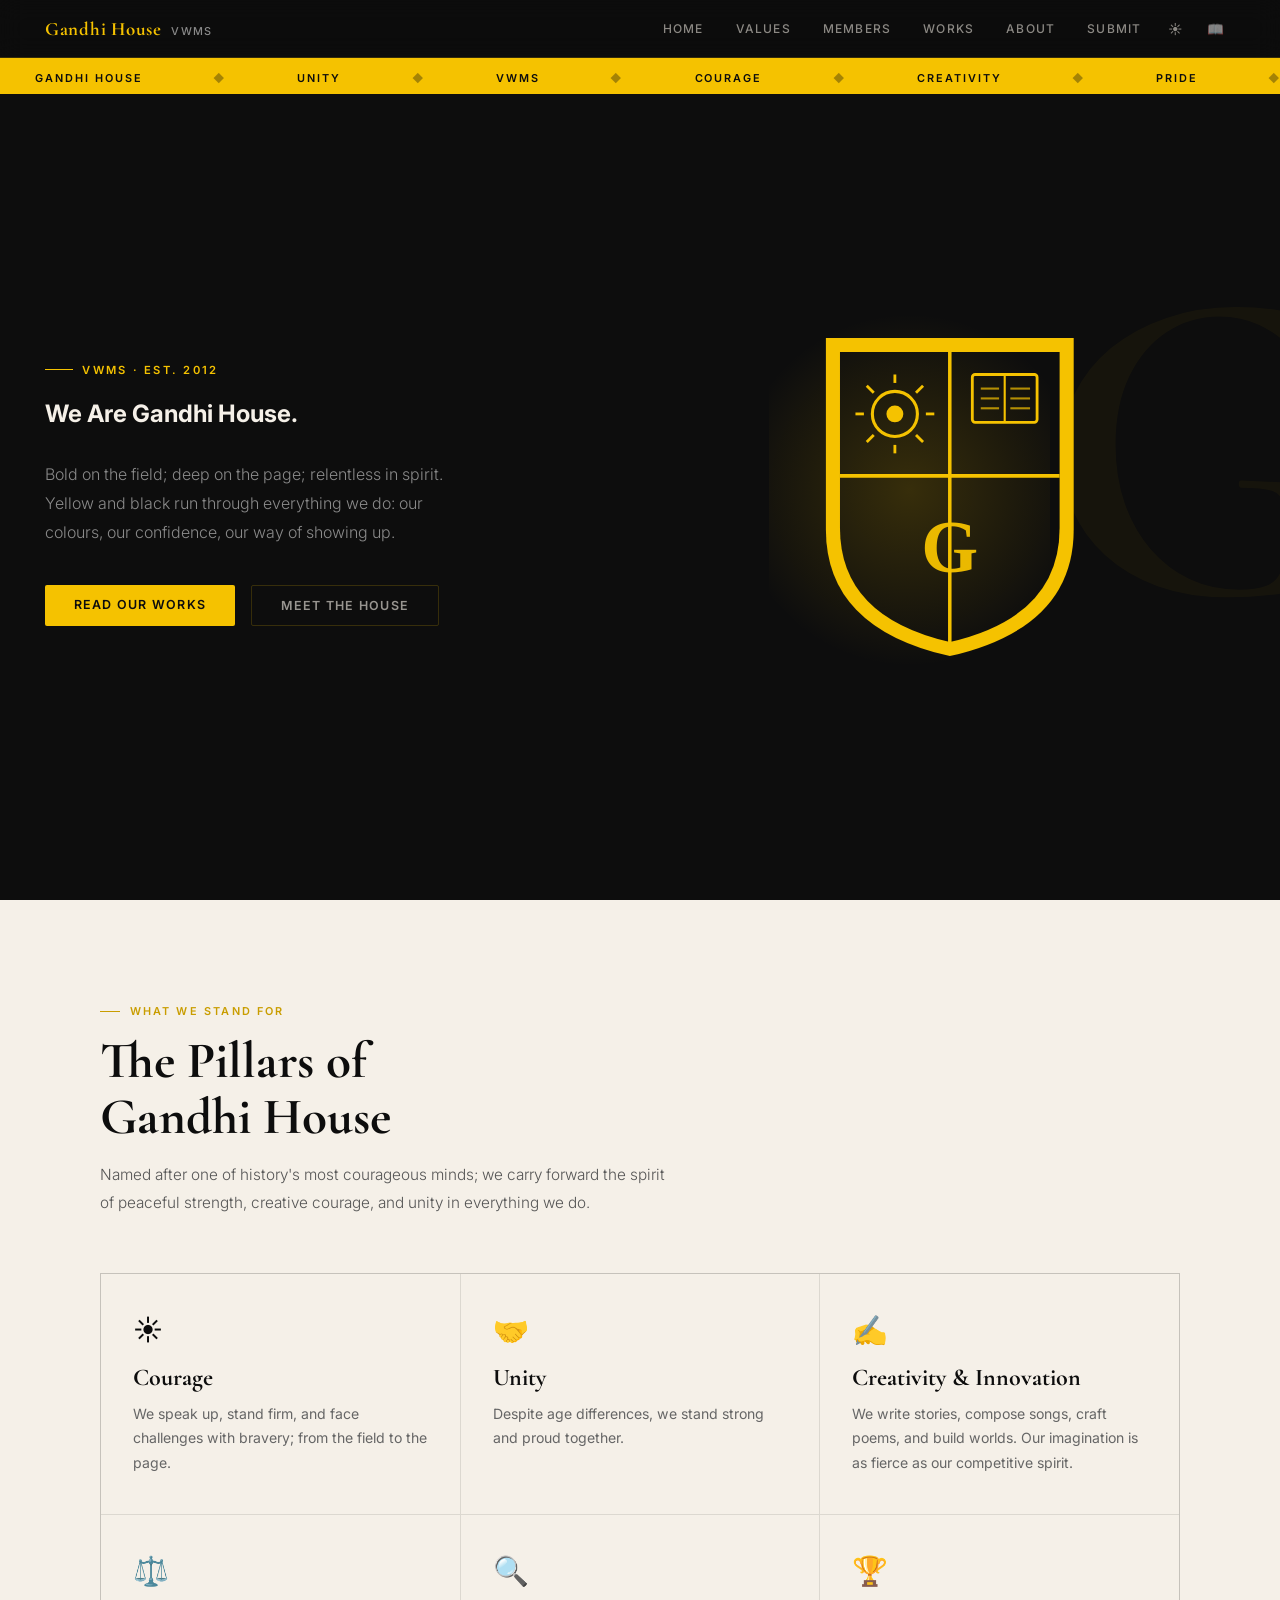
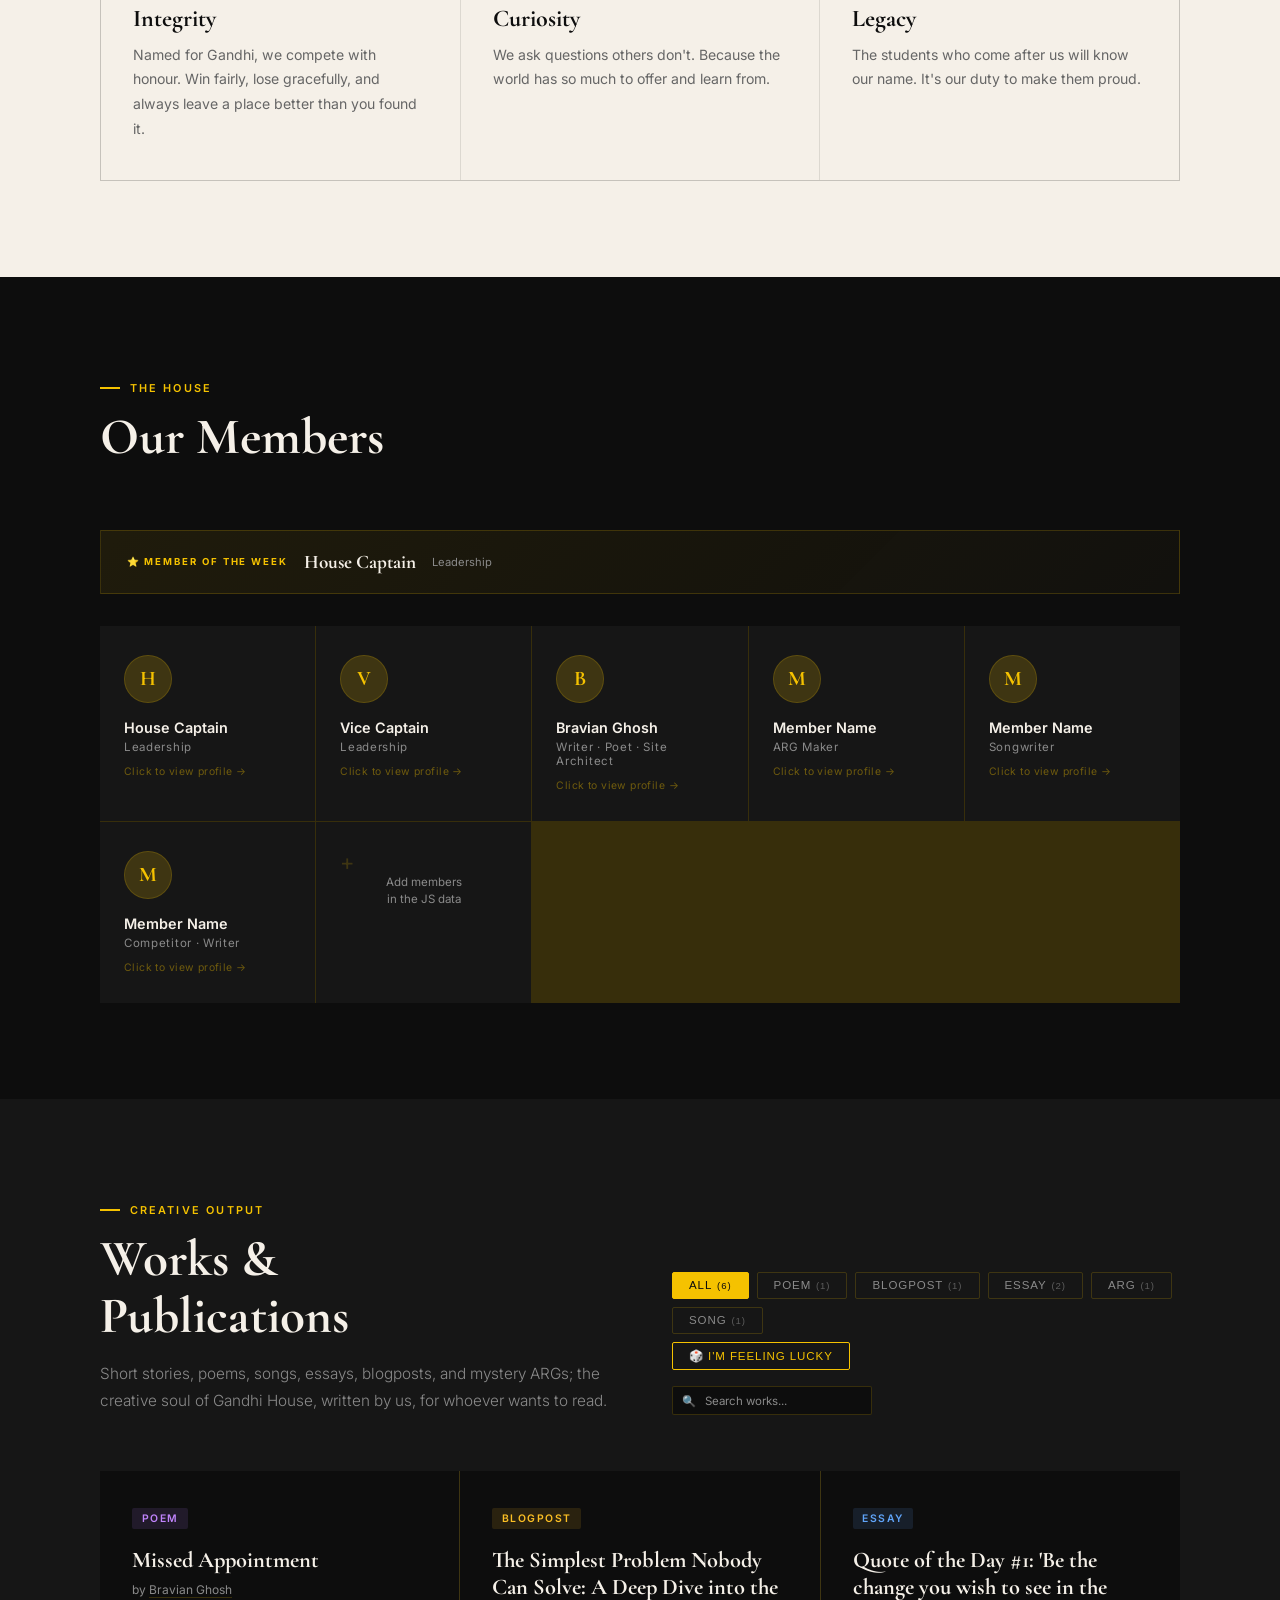
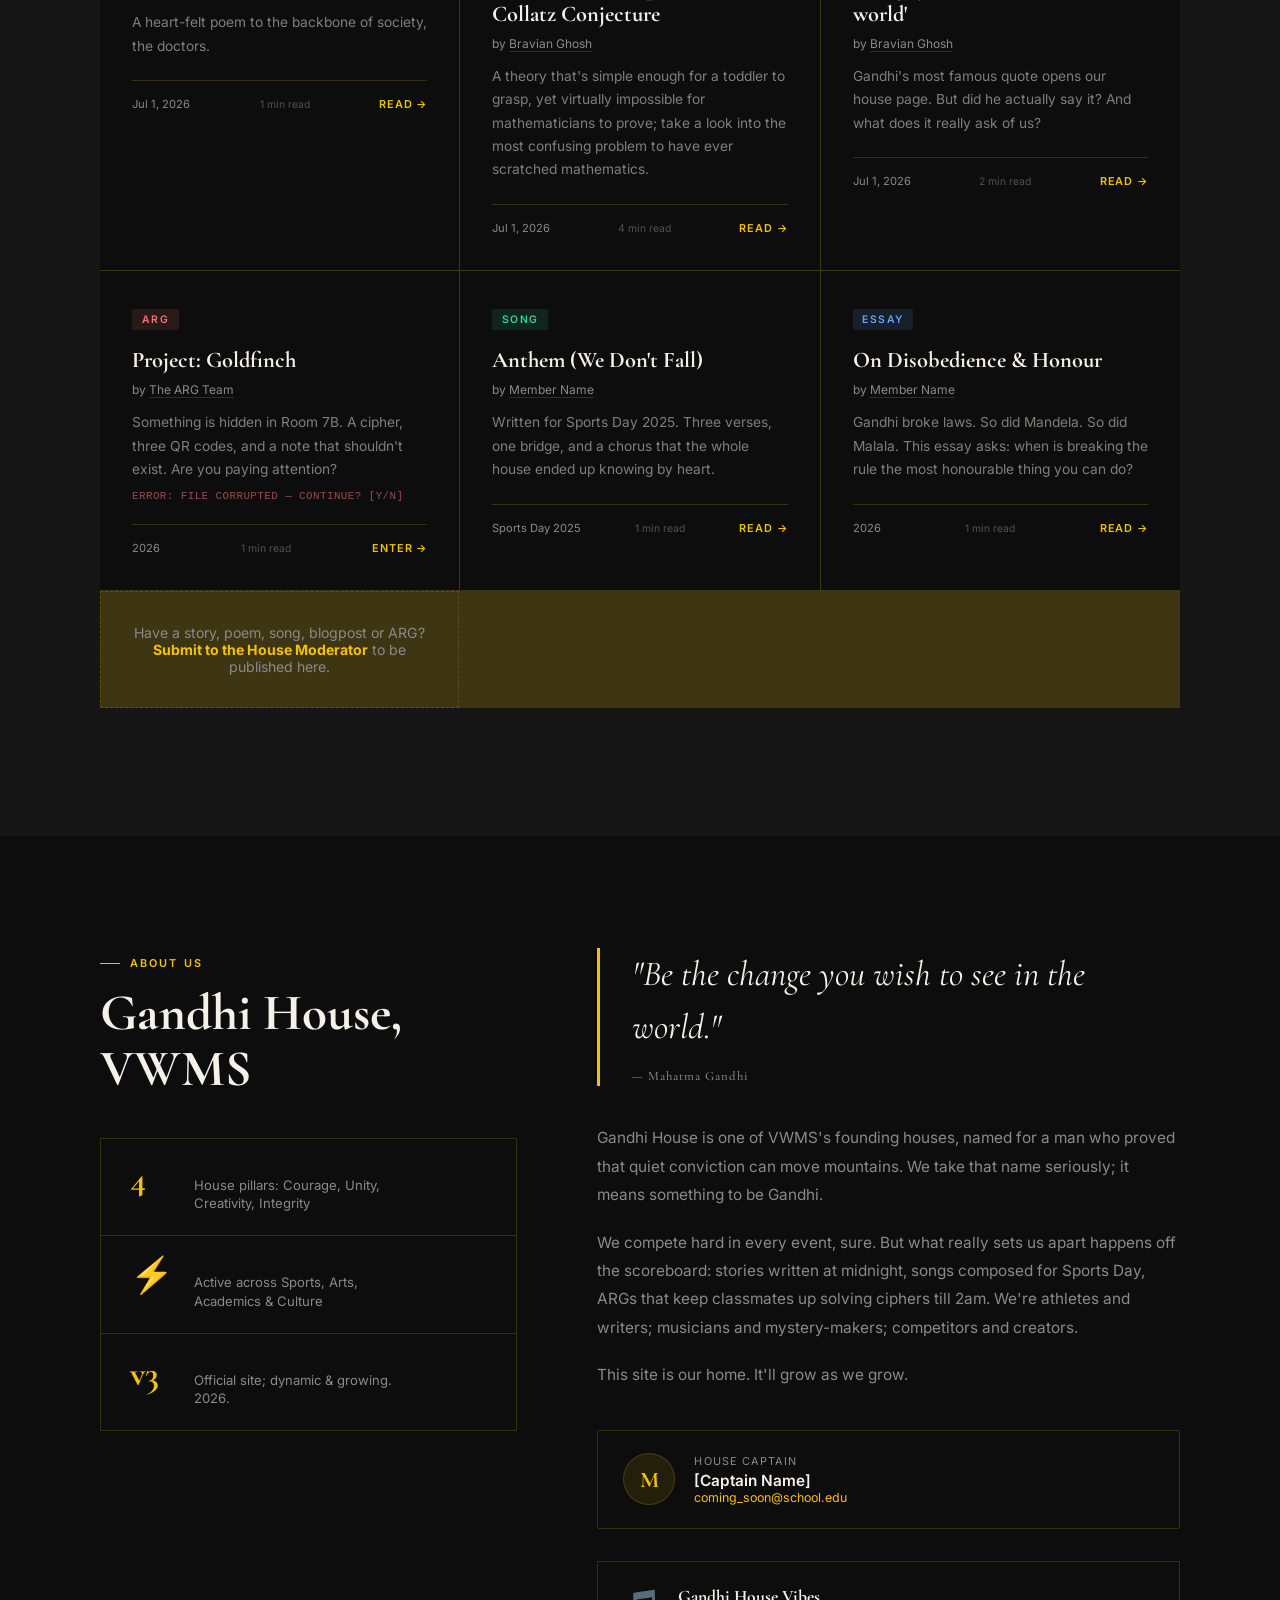
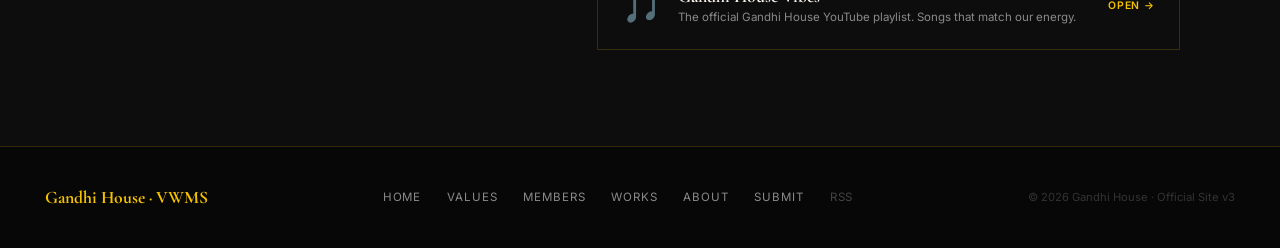
<file: index.html>
<!DOCTYPE html>
<html lang="en">
<head>
  <meta charset="UTF-8"/>
  <meta name="viewport" content="width=device-width, initial-scale=1.0"/>
  <title>Gandhi House — VWMS</title>
  <link rel="preconnect" href="https://fonts.googleapis.com"/>
  <link rel="preconnect" href="https://fonts.gstatic.com" crossorigin/>
  <link href="https://fonts.googleapis.com/css2?family=Cormorant+Garamond:ital,wght@0,400;0,600;0,700;1,400;1,600;1,700&family=Inter:wght@300;400;500;600&family=JetBrains+Mono:wght@400;500&display=swap" rel="stylesheet"/>
  <link rel="stylesheet" href="css/main.css"/>
  <link rel="stylesheet" href="css/print.css" media="print"/>
  <link rel="stylesheet" href="css/reading.css"/>
  <link rel="manifest" href="manifest.json"/>
  <meta name="theme-color" content="#F5C200"/>
  <meta name="apple-mobile-web-app-capable" content="yes"/>
  <meta name="apple-mobile-web-app-status-bar-style" content="black-translucent"/>
  <meta name="apple-mobile-web-app-title" content="Gandhi House"/>
</head>
<body>

<!-- NAV -->
<nav>
  <div class="nav-left">
    <span class="nav-house">Gandhi House</span>
    <span class="nav-school">VWMS</span>
  </div>
  <button class="hamburger" id="hamburgerBtn" onclick="toggleMobileMenu()" aria-label="Menu">
    <span></span><span></span><span></span>
  </button>
  <div class="nav-links" id="navLinks">
    <a href="#home" onclick="closeMobileMenu()">Home</a>
    <a href="#values" onclick="closeMobileMenu()">Values</a>
    <a href="#members" onclick="closeMobileMenu()">Members</a>
    <a href="#works" onclick="closeMobileMenu()">Works</a>
    <a href="#about" onclick="closeMobileMenu()">About</a>
    <a href="submit.html" onclick="closeMobileMenu()">Submit</a>
  </div>
</nav>

<!-- MOBILE BOTTOM BAR -->
<div class="bottom-bar" id="bottomBar">
  <a href="#home" class="bottom-bar-item">🏠<span>Home</span></a>
  <a href="#works" class="bottom-bar-item">📚<span>Works</span></a>
  <a href="submit.html" class="bottom-bar-item">✍️<span>Submit</span></a>
  <button class="bottom-bar-item" onclick="toggleMobileMenu()">☰<span>Menu</span></button>
</div>

<!-- TICKER -->
<div class="ticker" aria-hidden="true">
  <div class="ticker-inner">
    <span>Gandhi House</span><span class="ticker-dot">◆</span>
    <span>Unity</span><span class="ticker-dot">◆</span>
    <span>VWMS</span><span class="ticker-dot">◆</span>
    <span>Courage</span><span class="ticker-dot">◆</span>
    <span>Creativity</span><span class="ticker-dot">◆</span>
    <span>Pride</span><span class="ticker-dot">◆</span>
    <span>Stories &amp; Songs</span><span class="ticker-dot">◆</span>
    <span>Mystery &amp; ARGs</span><span class="ticker-dot">◆</span>
    <span>Legacy</span><span class="ticker-dot">◆</span>
    <span>Yellow &amp; Black</span><span class="ticker-dot">◆</span>
    <span>Gandhi House</span><span class="ticker-dot">◆</span>
    <span>Unity</span><span class="ticker-dot">◆</span>
    <span>VWMS</span><span class="ticker-dot">◆</span>
    <span>Courage</span><span class="ticker-dot">◆</span>
    <span>Creativity</span><span class="ticker-dot">◆</span>
    <span>Pride</span><span class="ticker-dot">◆</span>
    <span>Stories &amp; Songs</span><span class="ticker-dot">◆</span>
    <span>Mystery &amp; ARGs</span><span class="ticker-dot">◆</span>
    <span>Legacy</span><span class="ticker-dot">◆</span>
    <span>Yellow &amp; Black</span><span class="ticker-dot">◆</span>
  </div>
</div>

<!-- ═══ HOME ═══ -->
<section id="home">
  <div class="hero-watermark" aria-hidden="true">G</div>
  <div class="hero-left">
    <p class="hero-eyebrow">VWMS · Est. 2012</p>
    <h1>
      <span class="line1">We Are</span>
      <span class="line2">Gandhi</span>
      <span class="line3">House.</span>
    </h1>
    <p class="hero-desc">Bold on the field; deep on the page; relentless in spirit. Yellow and black run through everything we do: our colours, our confidence, our way of showing up.</p>
    <div class="hero-cta">
      <a href="#works" class="btn btn-primary">Read Our Works</a>
      <a href="#members" class="btn btn-ghost">Meet the House</a>
    </div>
  </div>
  <div class="hero-right">
    <div class="shield-wrap">
      <div class="shield-glow"></div>
      <svg class="shield-svg" viewBox="0 0 200 240" fill="none" xmlns="http://www.w3.org/2000/svg" aria-label="Gandhi House shield">
        <path d="M12 12 H188 V148 Q188 218 100 238 Q12 218 12 148 Z" fill="#F5C200"/>
        <path d="M22 22 H178 V147 Q178 210 100 228 Q22 210 22 147 Z" fill="#0D0D0D"/>
        <line x1="22" y1="110" x2="178" y2="110" stroke="#F5C200" stroke-width="2.5"/>
        <line x1="100" y1="22" x2="100" y2="228" stroke="#F5C200" stroke-width="2.5"/>
        <circle cx="61" cy="66" r="16" fill="none" stroke="#F5C200" stroke-width="2.2"/>
        <circle cx="61" cy="66" r="6" fill="#F5C200"/>
        <line x1="61" y1="44" x2="61" y2="38" stroke="#F5C200" stroke-width="2"/>
        <line x1="61" y1="88" x2="61" y2="94" stroke="#F5C200" stroke-width="2"/>
        <line x1="39" y1="66" x2="33" y2="66" stroke="#F5C200" stroke-width="2"/>
        <line x1="83" y1="66" x2="89" y2="66" stroke="#F5C200" stroke-width="2"/>
        <line x1="46" y1="51" x2="41" y2="46" stroke="#F5C200" stroke-width="2"/>
        <line x1="76" y1="81" x2="81" y2="86" stroke="#F5C200" stroke-width="2"/>
        <line x1="76" y1="51" x2="81" y2="46" stroke="#F5C200" stroke-width="2"/>
        <line x1="46" y1="81" x2="41" y2="86" stroke="#F5C200" stroke-width="2"/>
        <rect x="116" y="38" width="46" height="34" rx="2" fill="none" stroke="#F5C200" stroke-width="2"/>
        <line x1="139" y1="38" x2="139" y2="72" stroke="#F5C200" stroke-width="1.5"/>
        <line x1="122" y1="48" x2="135" y2="48" stroke="#F5C200" stroke-width="1.5" opacity="0.7"/>
        <line x1="122" y1="55" x2="135" y2="55" stroke="#F5C200" stroke-width="1.5" opacity="0.7"/>
        <line x1="122" y1="62" x2="135" y2="62" stroke="#F5C200" stroke-width="1.5" opacity="0.7"/>
        <line x1="143" y1="48" x2="157" y2="48" stroke="#F5C200" stroke-width="1.5" opacity="0.7"/>
        <line x1="143" y1="55" x2="157" y2="55" stroke="#F5C200" stroke-width="1.5" opacity="0.7"/>
        <line x1="143" y1="62" x2="157" y2="62" stroke="#F5C200" stroke-width="1.5" opacity="0.7"/>
        <text x="100" y="178" text-anchor="middle" font-family="Georgia,serif" font-size="52" font-weight="700" fill="#F5C200" opacity="0.95">G</text>
      </svg>
    </div>
  </div>
</section>

<!-- ═══ VALUES ═══ -->
<section id="values">
  <div class="section-inner">
    <p class="section-label">What we stand for</p>
    <h2 class="section-title">The Pillars of<br/>Gandhi House</h2>
    <p class="section-sub">Named after one of history's most courageous minds; we carry forward the spirit of peaceful strength, creative courage, and unity in everything we do.</p>
    <div class="values-grid" id="valuesGrid"></div>
  </div>
</section>

<!-- ═══ MEMBERS ═══ -->
<section id="members">
  <div class="section-inner">
    <div class="members-header">
      <div>
        <p class="section-label">The house</p>
        <h2 class="section-title">Our Members</h2>
      </div>
    </div>
    <div class="members-grid" id="membersGrid"></div>
  </div>
</section>

<!-- ═══ WORKS ═══ -->
<section id="works">
  <div class="section-inner">
    <div class="works-intro">
      <div>
        <p class="section-label">Creative output</p>
        <h2 class="section-title">Works &amp;<br/>Publications</h2>
        <p class="section-sub">Short stories, poems, songs, essays, blogposts, and mystery ARGs; the creative soul of Gandhi House, written by us, for whoever wants to read.</p>
      </div>
      <div style="display:flex;flex-direction:column;gap:1rem;">
        <div style="display:flex;gap:0.5rem;align-items:center;flex-wrap:wrap;">
          <div class="works-filter" id="worksFilter"></div>
          <button class="filter-btn" onclick="randomWork()" title="Open a random work" style="border-color:var(--yellow);color:var(--yellow);">🎲 I'm Feeling Lucky</button>
        </div>
        <div class="search-wrap">
          <span class="search-icon">🔍</span>
          <input type="text" class="search-input" id="searchInput" placeholder="Search works..." oninput="onSearch()">
        </div>
      </div>
    </div>
    <div class="works-grid" id="worksGrid"></div>
    <div class="load-more-wrap" id="loadMoreWrap"></div>
  </div>
</section>

<!-- ═══ ABOUT ═══ -->
<section id="about">
  <div class="section-inner">
    <div class="about-grid">
      <div class="about-left">
        <p class="section-label">About us</p>
        <h2 class="section-title">Gandhi House,<br/>VWMS</h2>
        <div class="about-stat-stack">
          <div class="about-stat"><div class="about-stat-num">4</div><div class="about-stat-label">House pillars: Courage, Unity,<br/>Creativity, Integrity</div></div>
          <div class="about-stat"><div class="about-stat-num">⚡</div><div class="about-stat-label">Active across Sports, Arts,<br/>Academics &amp; Culture</div></div>
          <div class="about-stat"><div class="about-stat-num">v3</div><div class="about-stat-label">Official site; dynamic &amp; growing.<br/>2026.</div></div>
        </div>
      </div>
      <div class="about-right">
        <blockquote class="about-quote">
          "Be the change you wish to see in the world."
          <cite>— Mahatma Gandhi</cite>
        </blockquote>
        <p class="about-body">Gandhi House is one of VWMS's founding houses, named for a man who proved that quiet conviction can move mountains. We take that name seriously; it means something to be Gandhi.</p>
        <p class="about-body">We compete hard in every event, sure. But what really sets us apart happens off the scoreboard: stories written at midnight, songs composed for Sports Day, ARGs that keep classmates up solving ciphers till 2am. We're athletes and writers; musicians and mystery-makers; competitors and creators.</p>
        <p class="about-body">This site is our home. It'll grow as we grow.</p>
        <div class="about-moderator">
          <div class="mod-avatar">M</div>
          <div>
            <div class="mod-label">House Captain</div>
            <div class="mod-name">[Captain Name]</div>
            <div class="mod-email">coming_soon@school.edu</div>
          </div>
        </div>
      </div>
    </div>
  </div>
</section>

<!-- FOOTER -->
<footer>
  <span class="footer-brand">Gandhi House · VWMS</span>
  <div class="footer-links">
    <a href="#home">Home</a><a href="#values">Values</a>
    <a href="#members">Members</a><a href="#works">Works</a><a href="#about">About</a><a href="submit.html">Submit</a>
  </div>
  <span class="footer-copy">© 2026 Gandhi House · Official Site v3</span>
</footer>

<!-- ═══ PANELS ═══ -->
<div class="reading-progress" id="readingProgress"></div>
<div class="panel-overlay" id="overlay"></div>
<div class="panel" id="workPanel" role="dialog" aria-modal="true" aria-label="Work viewer">
  <div id="workPanelContent"></div>
</div>
<div class="panel" id="memberPanel" role="dialog" aria-modal="true" aria-label="Member profile">
  <div class="reading-top-bar">
    <span></span>
    <button class="reading-close-btn" onclick="closePanel()">✕ Close</button>
  </div>
  <div class="reading-layout" id="memberPanelContent"></div>
</div>
<button class="back-to-top" id="backToTop" onclick="scrollPanelToTop()" aria-label="Back to top">↑</button>

<!-- ═══ SCRIPTS ═══ -->
<script src="js/data.js"></script>
<script src="js/utils.js"></script>
<script src="js/components.js"></script>
<script src="js/panels.js"></script>
<script src="js/easter-eggs.js"></script>
<script src="js/features.js"></script>
<script src="js/main.js"></script>

<script>
  if ('serviceWorker' in navigator) {
    navigator.serviceWorker.register('sw.js');
  }
</script>
  
</body>
</html>
</file>
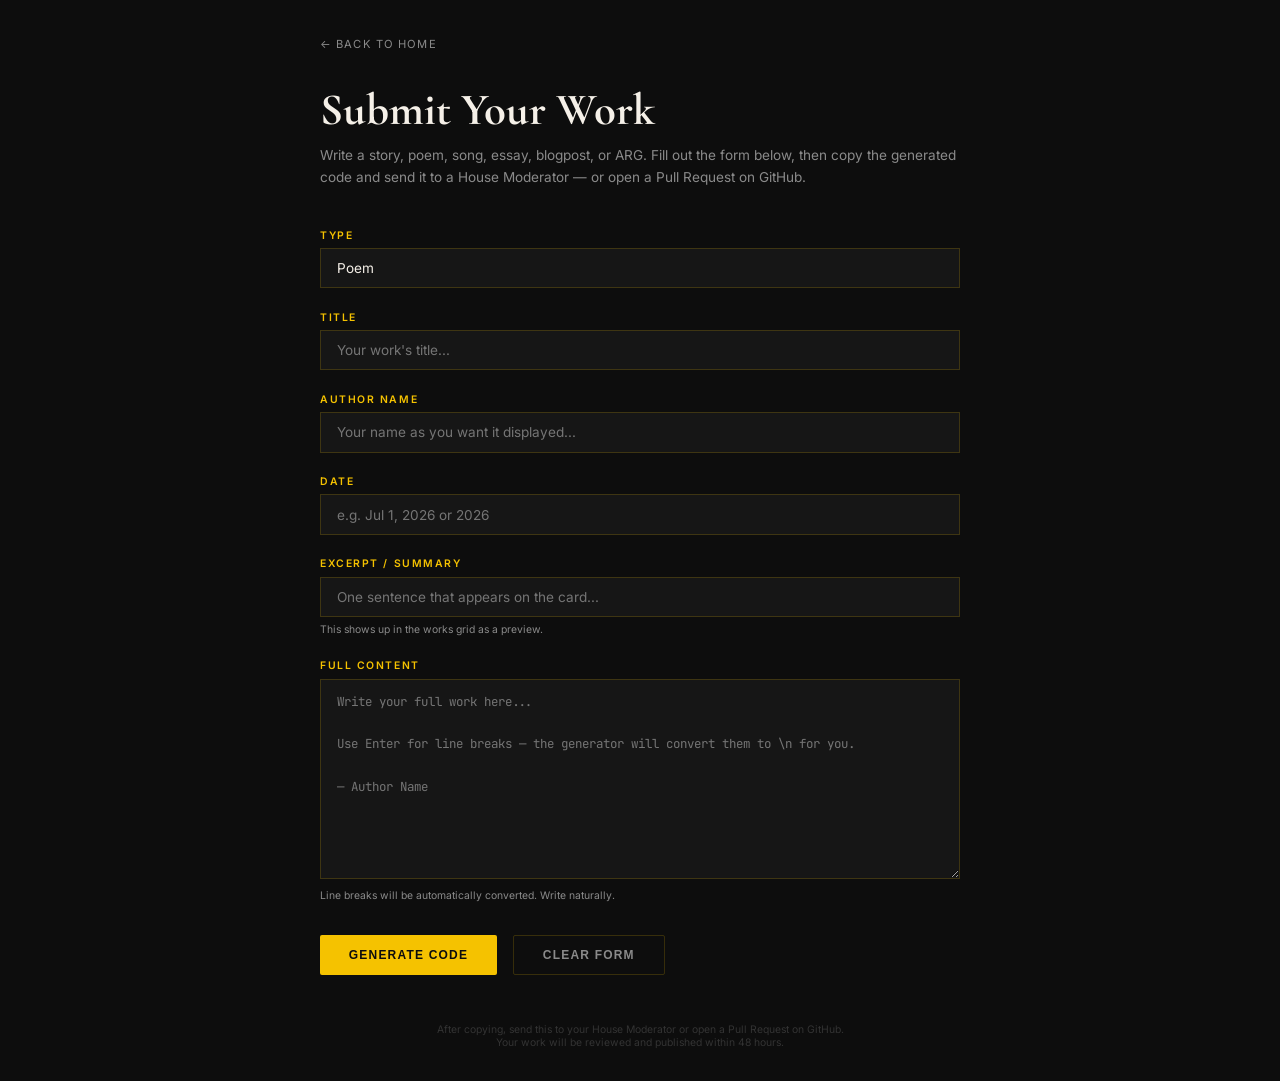
<file: submit.html>
<!DOCTYPE html>
<html lang="en">
<head>
  <meta charset="UTF-8"/>
  <meta name="viewport" content="width=device-width, initial-scale=1.0"/>
  <title>Submit Work — Gandhi House</title>
  <link rel="preconnect" href="https://fonts.googleapis.com"/>
  <link rel="preconnect" href="https://fonts.gstatic.com" crossorigin/>
  <link href="https://fonts.googleapis.com/css2?family=Cormorant+Garamond:ital,wght@0,400;0,600;0,700;1,400&family=Inter:wght@300;400;500;600&family=JetBrains+Mono:wght@400;500&display=swap" rel="stylesheet"/>
  <style>
    *, *::before, *::after { box-sizing: border-box; margin: 0; padding: 0; }
    :root {
      --yellow: #F5C200; --black: #0D0D0D; --card: #161616;
      --cream: #F5F0E8; --slate: #8A8A8A; --border: rgba(245,194,0,0.18);
    }
    body {
      font-family: 'Inter', sans-serif; background: var(--black); color: var(--cream);
      min-height: 100vh; display: flex; align-items: center; justify-content: center;
      padding: 2rem;
    }
    .container { max-width: 640px; width: 100%; }
    .back-link {
      display: inline-flex; align-items: center; gap: 0.4rem;
      font-size: 0.7rem; color: var(--slate); text-decoration: none;
      letter-spacing: 0.1em; text-transform: uppercase; margin-bottom: 2rem;
      transition: color 0.2s;
    }
    .back-link:hover { color: var(--yellow); }
    h1 {
      font-family: 'Cormorant Garamond', serif;
      font-size: clamp(2rem, 4vw, 2.8rem); font-weight: 700;
      margin-bottom: 0.5rem;
    }
    .subtitle {
      font-size: 0.85rem; color: var(--slate); margin-bottom: 2.5rem; line-height: 1.6;
    }
    .form-group { margin-bottom: 1.4rem; }
    label {
      display: block; font-size: 0.65rem; font-weight: 600;
      letter-spacing: 0.15em; text-transform: uppercase;
      color: var(--yellow); margin-bottom: 0.4rem;
    }
    input, select, textarea {
      width: 100%; background: var(--card); border: 1px solid var(--border);
      color: var(--cream); padding: 0.7rem 1rem;
      font-family: 'Inter', sans-serif; font-size: 0.85rem;
      outline: none; transition: border-color 0.2s; resize: vertical;
    }
    input:focus, select:focus, textarea:focus { border-color: var(--yellow); }
    select { appearance: none; cursor: pointer; }
    select option { background: var(--card); color: var(--cream); }
    textarea { min-height: 200px; font-family: 'JetBrains Mono', monospace; font-size: 0.78rem; line-height: 1.7; }
    .hint { font-size: 0.65rem; color: var(--slate); margin-top: 0.3rem; }
    .btn-row { display: flex; gap: 1rem; flex-wrap: wrap; margin-top: 2rem; }
    .btn {
      padding: 0.75rem 1.8rem; font-size: 0.75rem; font-weight: 600;
      letter-spacing: 0.1em; text-transform: uppercase; border-radius: 2px;
      cursor: pointer; border: none; transition: all 0.2s; text-decoration: none;
      display: inline-block; text-align: center;
    }
    .btn-primary { background: var(--yellow); color: var(--black); }
    .btn-primary:hover { background: #ffd740; }
    .btn-ghost { border: 1px solid var(--border); color: var(--slate); background: transparent; }
    .btn-ghost:hover { border-color: var(--yellow); color: var(--yellow); }
    .output-box {
      margin-top: 2rem; background: var(--card); border: 1px solid var(--border);
      padding: 1.5rem; display: none;
    }
    .output-box.visible { display: block; }
    .output-label {
      font-size: 0.6rem; font-weight: 600; letter-spacing: 0.15em;
      text-transform: uppercase; color: var(--yellow); margin-bottom: 0.8rem;
    }
    .output-code {
      font-family: 'JetBrains Mono', monospace; font-size: 0.7rem;
      color: var(--cream); background: #0a0a0a; padding: 1.2rem;
      border: 1px solid var(--border); white-space: pre-wrap;
      line-height: 1.6; max-height: 300px; overflow-y: auto;
      user-select: all;
    }
    .copy-btn {
      margin-top: 0.8rem; padding: 0.5rem 1.2rem; font-size: 0.65rem;
      font-weight: 600; letter-spacing: 0.08em; text-transform: uppercase;
      background: transparent; border: 1px solid var(--border); color: var(--slate);
      cursor: pointer; border-radius: 2px; transition: all 0.2s;
    }
    .copy-btn:hover { border-color: var(--yellow); color: var(--yellow); }
    .copy-btn.copied { border-color: #34d399; color: #34d399; }
    .footer-msg {
      margin-top: 3rem; text-align: center; font-size: 0.65rem; color: #333;
    }
    @media (max-width: 500px) {
      body { padding: 1rem; }
      .btn-row { flex-direction: column; }
    }
  </style>
</head>
<body>
<div class="container">
  <a href="index.html" class="back-link">← Back to Home</a>
  <h1>Submit Your Work</h1>
  <p class="subtitle">
    Write a story, poem, song, essay, blogpost, or ARG. Fill out the form below,
    then copy the generated code and send it to a House Moderator — or open a
    Pull Request on GitHub.
  </p>

  <div class="form-group">
    <label for="workType">Type</label>
    <select id="workType">
      <option value="Poem">Poem</option>
      <option value="Story">Story</option>
      <option value="Song">Song</option>
      <option value="Essay">Essay</option>
      <option value="Blogpost">Blogpost</option>
      <option value="ARG">ARG</option>
    </select>
  </div>

  <div class="form-group">
    <label for="workTitle">Title</label>
    <input type="text" id="workTitle" placeholder="Your work's title...">
  </div>

  <div class="form-group">
    <label for="workAuthor">Author Name</label>
    <input type="text" id="workAuthor" placeholder="Your name as you want it displayed...">
  </div>

  <div class="form-group">
    <label for="workDate">Date</label>
    <input type="text" id="workDate" placeholder="e.g. Jul 1, 2026 or 2026">
  </div>

  <div class="form-group">
    <label for="workExcerpt">Excerpt / Summary</label>
    <input type="text" id="workExcerpt" placeholder="One sentence that appears on the card...">
    <span class="hint">This shows up in the works grid as a preview.</span>
  </div>

  <div class="form-group">
    <label for="workContent">Full Content</label>
    <textarea id="workContent" placeholder="Write your full work here...&#10;&#10;Use Enter for line breaks — the generator will convert them to \n for you.&#10;&#10;— Author Name"></textarea>
    <span class="hint">Line breaks will be automatically converted. Write naturally.</span>
  </div>

  <div class="btn-row">
    <button class="btn btn-primary" onclick="generateCode()">Generate Code</button>
    <button class="btn btn-ghost" onclick="clearForm()">Clear Form</button>
  </div>

  <div class="output-box" id="outputBox">
    <p class="output-label">📋 Copy this into js/data.js (WORKS array)</p>
    <div class="output-code" id="outputCode"></div>
    <button class="copy-btn" id="copyBtn" onclick="copyOutput()">📋 Copy to Clipboard</button>
  </div>

  <p class="footer-msg">
    After copying, send this to your House Moderator or open a Pull Request on GitHub.<br/>
    Your work will be reviewed and published within 48 hours.
  </p>
</div>

<script>
  function escapeForTemplate(str) {
    return str.replace(/\\/g, '\\\\').replace(/`/g, '\\`').replace(/\$/g, '\\$');
  }

  function generateCode() {
    const type = document.getElementById('workType').value;
    const title = document.getElementById('workTitle').value.trim();
    const author = document.getElementById('workAuthor').value.trim();
    const date = document.getElementById('workDate').value.trim();
    const excerpt = document.getElementById('workExcerpt').value.trim();
    const contentRaw = document.getElementById('workContent').value;

    if (!title || !author || !contentRaw) {
      alert('Please fill in at least: Title, Author, and Content.');
      return;
    }

    const contentLines = contentRaw.split('\n');
    const contentEscaped = contentLines.map(line => escapeForTemplate(line)).join('\\n');

    const code = 
`{
  type: "${type}",
  title: "${escapeForTemplate(title)}",
  author: "${escapeForTemplate(author)}",
  date: "${escapeForTemplate(date || '2026')}",
  excerpt: "${escapeForTemplate(excerpt || 'A work by ' + author + '.')}",
  content: \`${contentEscaped}\`
},`;

    document.getElementById('outputCode').textContent = code;
    document.getElementById('outputBox').classList.add('visible');
    document.getElementById('outputBox').scrollIntoView({ behavior: 'smooth' });

    const copyBtn = document.getElementById('copyBtn');
    copyBtn.textContent = '📋 Copy to Clipboard';
    copyBtn.classList.remove('copied');
  }

  function copyOutput() {
    const code = document.getElementById('outputCode').textContent;
    navigator.clipboard.writeText(code).then(() => {
      const btn = document.getElementById('copyBtn');
      btn.textContent = '✓ Copied!';
      btn.classList.add('copied');
      setTimeout(() => {
        btn.textContent = '📋 Copy to Clipboard';
        btn.classList.remove('copied');
      }, 2000);
    }).catch(() => {
      alert('Could not copy automatically. Please select and copy the text manually.');
    });
  }

  function clearForm() {
    document.getElementById('workTitle').value = '';
    document.getElementById('workAuthor').value = '';
    document.getElementById('workDate').value = '';
    document.getElementById('workExcerpt').value = '';
    document.getElementById('workContent').value = '';
    document.getElementById('outputBox').classList.remove('visible');
  }
</script>
</body>
</html>
</file>
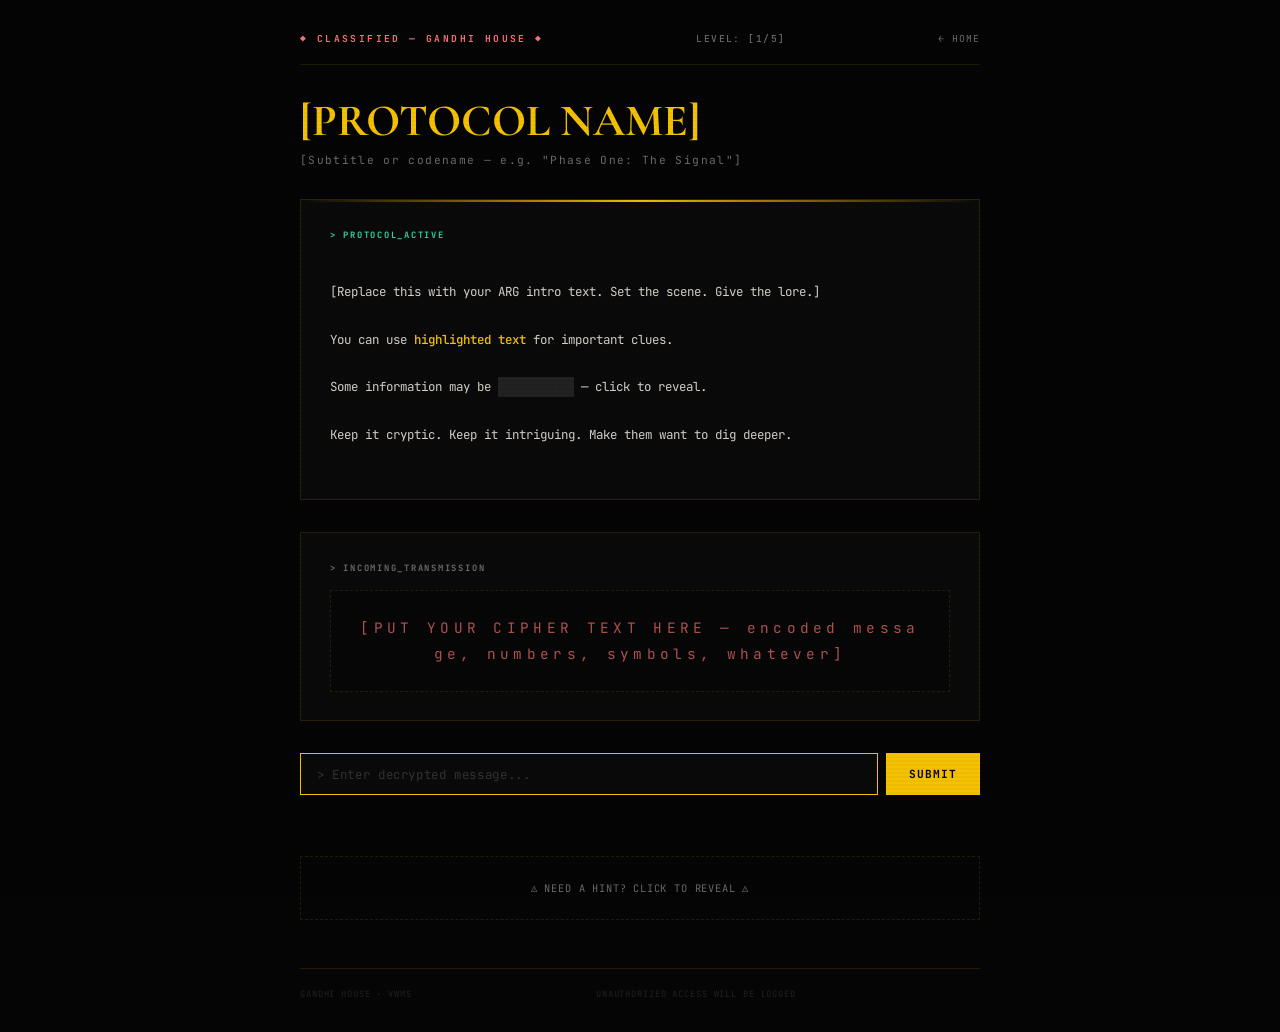
<file: secret/TEMPLATE.html>
<!DOCTYPE html>
<html lang="en">
<head>
  <meta charset="UTF-8"/>
  <meta name="viewport" content="width=device-width, initial-scale=1.0"/>
  <meta name="robots" content="noindex, nofollow"/>
  <title>CLASSIFIED — Gandhi House</title>
  <link rel="preconnect" href="https://fonts.googleapis.com"/>
  <link rel="preconnect" href="https://fonts.gstatic.com" crossorigin/>
  <link href="https://fonts.googleapis.com/css2?family=Cormorant+Garamond:ital,wght@0,400;0,700;1,400&family=Inter:wght@300;400;600&family=JetBrains+Mono:wght@400;500;700&display=swap" rel="stylesheet"/>
  <style>
    /* ══════════════════════════════════════
       ARG TEMPLATE — Gandhi House
       Replace TITLE, LEVEL, CIPHER_TEXT, CLUE,
       and NEXT_URL below. Everything else is
       ready to go.
    ══════════════════════════════════════ */

    *, *::before, *::after { box-sizing: border-box; margin: 0; padding: 0; }

    :root {
      --bg:       #050505;
      --surface:  #0a0a0a;
      --text:     #d4d0c8;
      --dim:      #6b6b6b;
      --accent:   #F5C200;
      --red:      #f87171;
      --green:    #34d399;
      --border:   rgba(245,194,0,0.12);
      --glitch:   rgba(248,113,113,0.7);
    }

    body {
      font-family: 'JetBrains Mono', 'Courier New', monospace;
      background: var(--bg);
      color: var(--text);
      min-height: 100vh;
      display: flex;
      align-items: center;
      justify-content: center;
      padding: 2rem;
      overflow-x: hidden;
    }

    /* Scanline overlay */
    body::before {
      content: '';
      position: fixed;
      inset: 0;
      background: repeating-linear-gradient(
        0deg,
        transparent,
        transparent 2px,
        rgba(0,0,0,0.03) 2px,
        rgba(0,0,0,0.03) 4px
      );
      pointer-events: none;
      z-index: 10;
    }

    .container {
      max-width: 680px;
      width: 100%;
      z-index: 1;
      position: relative;
    }

    /* Header bar */
    .arg-header {
      display: flex;
      align-items: center;
      justify-content: space-between;
      padding-bottom: 1.2rem;
      margin-bottom: 2rem;
      border-bottom: 1px solid var(--border);
      flex-wrap: wrap;
      gap: 0.8rem;
    }
    .arg-classification {
      font-size: 0.6rem;
      font-weight: 700;
      letter-spacing: 0.25em;
      text-transform: uppercase;
      color: var(--red);
      animation: pulse 2s ease-in-out infinite;
    }
    @keyframes pulse {
      0%, 100% { opacity: 1; }
      50% { opacity: 0.4; }
    }
    .arg-level {
      font-size: 0.6rem;
      font-weight: 500;
      letter-spacing: 0.15em;
      color: var(--dim);
      text-transform: uppercase;
    }
    .arg-home-link {
      font-size: 0.6rem;
      color: var(--dim);
      text-decoration: none;
      letter-spacing: 0.1em;
      transition: color 0.2s;
    }
    .arg-home-link:hover { color: var(--accent); }

    /* Title */
    .arg-title {
      font-family: 'Cormorant Garamond', serif;
      font-size: clamp(2rem, 4vw, 2.8rem);
      font-weight: 700;
      color: var(--accent);
      margin-bottom: 0.4rem;
      line-height: 1.1;
    }
    .arg-subtitle {
      font-size: 0.7rem;
      color: var(--dim);
      letter-spacing: 0.12em;
      margin-bottom: 2rem;
    }

    /* Protocol box */
    .protocol-box {
      background: var(--surface);
      border: 1px solid var(--border);
      padding: 1.8rem;
      margin-bottom: 2rem;
      position: relative;
      overflow: hidden;
    }
    .protocol-box::before {
      content: '';
      position: absolute;
      top: 0; left: 0;
      width: 100%; height: 2px;
      background: linear-gradient(90deg, transparent, var(--accent), transparent);
      animation: scan 3s linear infinite;
    }
    @keyframes scan {
      0% { transform: translateX(-100%); }
      100% { transform: translateX(100%); }
    }
    .protocol-label {
      font-size: 0.55rem;
      font-weight: 700;
      letter-spacing: 0.2em;
      color: var(--green);
      text-transform: uppercase;
      margin-bottom: 1rem;
    }
    .protocol-text {
      font-size: 0.78rem;
      line-height: 1.9;
      color: var(--text);
      white-space: pre-wrap;
      word-break: break-word;
    }
    .protocol-text .highlight {
      color: var(--accent);
      font-weight: 500;
    }
    .protocol-text .redacted {
      background: #222;
      color: #222;
      padding: 0.1rem 0.4rem;
      cursor: pointer;
      transition: color 0.3s;
      user-select: none;
    }
    .protocol-text .redacted:hover { color: var(--red); }
    .protocol-text .redacted.revealed { color: var(--red); background: transparent; }

    /* Cipher section */
    .cipher-box {
      background: var(--surface);
      border: 1px solid var(--border);
      padding: 1.8rem;
      margin-bottom: 2rem;
    }
    .cipher-label {
      font-size: 0.55rem;
      font-weight: 700;
      letter-spacing: 0.2em;
      color: var(--dim);
      text-transform: uppercase;
      margin-bottom: 1rem;
    }
    .cipher-display {
      font-size: 0.9rem;
      letter-spacing: 0.3em;
      color: var(--glitch);
      line-height: 1.8;
      text-align: center;
      padding: 1.5rem;
      background: rgba(0,0,0,0.3);
      border: 1px dashed var(--border);
      user-select: all;
      word-break: break-all;
    }

    /* Input area */
    .input-section {
      margin-bottom: 2rem;
    }
    .input-row {
      display: flex;
      gap: 0.5rem;
    }
    .arg-input {
      flex: 1;
      background: var(--surface);
      border: 1px solid var(--border);
      color: var(--text);
      padding: 0.7rem 1rem;
      font-family: 'JetBrains Mono', monospace;
      font-size: 0.78rem;
      letter-spacing: 0.05em;
      outline: none;
      transition: border-color 0.2s;
    }
    .arg-input:focus { border-color: var(--accent); }
    .arg-input::placeholder { color: #333; }
    .arg-submit {
      background: var(--accent);
      color: #000;
      border: none;
      padding: 0.7rem 1.4rem;
      font-family: 'JetBrains Mono', monospace;
      font-size: 0.7rem;
      font-weight: 700;
      letter-spacing: 0.1em;
      text-transform: uppercase;
      cursor: pointer;
      transition: background 0.2s;
    }
    .arg-submit:hover { background: #ffd740; }

    /* Feedback */
    .arg-feedback {
      font-size: 0.7rem;
      margin-top: 0.6rem;
      min-height: 1.2rem;
      letter-spacing: 0.05em;
    }
    .arg-feedback.error { color: var(--red); }
    .arg-feedback.success { color: var(--green); }
    .arg-feedback.hint { color: var(--dim); }

    /* Clue reveal (hidden by default) */
    .clue-hidden {
      margin-top: 2rem;
      padding: 1.5rem;
      border: 1px dashed var(--border);
      text-align: center;
      font-size: 0.65rem;
      color: var(--dim);
      letter-spacing: 0.08em;
      cursor: pointer;
      transition: all 0.2s;
    }
    .clue-hidden:hover {
      border-color: var(--accent);
      color: var(--accent);
    }
    .clue-content {
      display: none;
      margin-top: 1rem;
      font-size: 0.75rem;
      color: var(--text);
      letter-spacing: 0.03em;
      line-height: 1.7;
    }
    .clue-hidden.revealed .clue-content { display: block; }
    .clue-hidden.revealed { cursor: default; border-color: var(--border); color: var(--dim); }

    /* Next link (hidden by default) */
    .next-link-wrap {
      margin-top: 2.5rem;
      text-align: center;
      display: none;
    }
    .next-link-wrap.visible { display: block; }
    .next-link {
      display: inline-block;
      padding: 0.8rem 2rem;
      font-size: 0.7rem;
      font-weight: 700;
      letter-spacing: 0.15em;
      text-transform: uppercase;
      text-decoration: none;
      color: #000;
      background: var(--green);
      transition: all 0.2s;
    }
    .next-link:hover { background: #4ade80; box-shadow: 0 0 20px rgba(52,211,153,0.3); }

    /* Footer */
    .arg-footer {
      margin-top: 3rem;
      padding-top: 1.2rem;
      border-top: 1px solid var(--border);
      font-size: 0.55rem;
      color: #222;
      letter-spacing: 0.1em;
      display: flex;
      justify-content: space-between;
      flex-wrap: wrap;
      gap: 0.5rem;
    }

    @media (max-width: 600px) {
      body { padding: 1rem; }
      .protocol-box, .cipher-box { padding: 1.2rem; }
      .arg-title { font-size: 1.6rem; }
      .input-row { flex-direction: column; }
    }
  </style>
</head>
<body>

<div class="container">

  <!-- ═══════════════════════════════════
       HEADER — change CLASSIFICATION and LEVEL
  ═══════════════════════════════════ -->
  <div class="arg-header">
    <span class="arg-classification">◆ CLASSIFIED — GANDHI HOUSE ◆</span>
    <span class="arg-level">LEVEL: [1/5]</span>
    <a href="../index.html" class="arg-home-link">← HOME</a>
  </div>

  <!-- ═══════════════════════════════════
       TITLE — change these
  ═══════════════════════════════════ -->
  <h1 class="arg-title">[PROTOCOL NAME]</h1>
  <p class="arg-subtitle">[Subtitle or codename — e.g. "Phase One: The Signal"]</p>

  <!-- ═══════════════════════════════════
       PROTOCOL BOX — the story/intro text
       Use <span class="highlight"> for yellow text
       Use <span class="redacted"> for hidden text (click to reveal)
  ═══════════════════════════════════ -->
  <div class="protocol-box">
    <p class="protocol-label">> PROTOCOL_ACTIVE</p>
    <div class="protocol-text">
[Replace this with your ARG intro text. Set the scene. Give the lore.]

You can use <span class="highlight">highlighted text</span> for important clues.

Some information may be <span class="redacted">█████████</span> — click to reveal.

Keep it cryptic. Keep it intriguing. Make them want to dig deeper.
    </div>
  </div>

  <!-- ═══════════════════════════════════
       CIPHER BOX — the puzzle
       Change CIPHER_TEXT to your encoded message
  ═══════════════════════════════════ -->
  <div class="cipher-box">
    <p class="cipher-label">> INCOMING_TRANSMISSION</p>
    <div class="cipher-display" id="cipherDisplay">
[PUT YOUR CIPHER TEXT HERE — encoded message, numbers, symbols, whatever]
    </div>
  </div>

  <!-- ═══════════════════════════════════
       INPUT — answer checker
       Change CORRECT_ANSWERS in the script below
  ═══════════════════════════════════ -->
  <div class="input-section">
    <div class="input-row">
      <input
        type="text"
        class="arg-input"
        id="argInput"
        placeholder="> Enter decrypted message..."
        autocomplete="off"
        spellcheck="false"
      />
      <button class="arg-submit" onclick="checkAnswer()">Submit</button>
    </div>
    <div class="arg-feedback" id="argFeedback"></div>
  </div>

  <!-- ═══════════════════════════════════
       CLUE — optional hint (click to reveal)
       Change CLUE_TEXT
  ═══════════════════════════════════ -->
  <div class="clue-hidden" id="clueBox" onclick="revealClue()">
    ⚠ NEED A HINT? CLICK TO REVEAL ⚠
    <div class="clue-content">
[Put your hint here. Can be a riddle, a nudge toward the cipher method, or a partial decode.]
    </div>
  </div>

  <!-- ═══════════════════════════════════
       NEXT LINK — shown when answer is correct
       Change NEXT_URL
  ═══════════════════════════════════ -->
  <div class="next-link-wrap" id="nextLinkWrap">
    <a class="next-link" id="nextLink" href="[NEXT_PAGE_URL]">
      > ACCESS GRANTED — PROCEED >
    </a>
  </div>

  <!-- ═══════════════════════════════════
       FOOTER
  ═══════════════════════════════════ -->
  <div class="arg-footer">
    <span>GANDHI HOUSE · VWMS</span>
    <span>UNAUTHORIZED ACCESS WILL BE LOGGED</span>
    <span id="attemptCounter"></span>
  </div>

</div>

<script>
  /* ══════════════════════════════════════
     ARG TEMPLATE CONFIG
     Change these values for each page
  ══════════════════════════════════════ */

  // Accepted answers (case-insensitive, trimmed)
  const CORRECT_ANSWERS = [
    'correct answer here',
    'alternate answer here'
  ];

  // URL to the next page (shown when correct)
  const NEXT_URL = '[NEXT_PAGE_URL]';  // e.g. '../secret/room7b.html' or '../index.html'

  // Max attempts before showing a hint nudge
  const MAX_ATTEMPTS = 5;


  /* ══════════════════════════════════════
     LOGIC — no need to touch below
  ══════════════════════════════════════ */

  let attempts = 0;
  let solved = false;

  // Load attempts from sessionStorage so they persist if they refresh
  const stored = sessionStorage.getItem('argAttempts_' + window.location.pathname);
  if (stored) attempts = parseInt(stored);

  const input = document.getElementById('argInput');
  const feedback = document.getElementById('argFeedback');
  const nextWrap = document.getElementById('nextLinkWrap');
  const nextLink = document.getElementById('nextLink');
  const clueBox = document.getElementById('clueBox');
  const attemptSpan = document.getElementById('attemptCounter');

  // Update attempt counter display
  function updateAttemptDisplay() {
    if (attemptSpan && attempts > 0) {
      attemptSpan.textContent = `ATTEMPTS: ${attempts}`;
    }
  }
  updateAttemptDisplay();

  // Check on Enter key
  input.addEventListener('keydown', (e) => {
    if (e.key === 'Enter') checkAnswer();
  });

  function checkAnswer() {
    if (solved) return;

    const userAnswer = input.value.trim().toLowerCase();
    if (!userAnswer) {
      feedback.textContent = '> Enter a response.';
      feedback.className = 'arg-feedback error';
      return;
    }

    attempts++;
    sessionStorage.setItem('argAttempts_' + window.location.pathname, attempts);
    updateAttemptDisplay();

    if (CORRECT_ANSWERS.map(a => a.toLowerCase()).includes(userAnswer)) {
      // Correct!
      solved = true;
      feedback.textContent = '> ACCESS GRANTED. Well done.';
      feedback.className = 'arg-feedback success';
      input.disabled = true;
      document.querySelector('.arg-submit').disabled = true;
      document.querySelector('.arg-submit').textContent = '✓';

      if (nextLink) nextLink.href = NEXT_URL;
      if (nextWrap) nextWrap.classList.add('visible');

      // Glitch effect on success
      document.body.style.animation = 'successGlitch 0.3s ease';
      setTimeout(() => { document.body.style.animation = ''; }, 300);
    } else {
      // Wrong
      feedback.textContent = '> ACCESS DENIED. Try again.';
      feedback.className = 'arg-feedback error';
      input.value = '';
      input.focus();

      // Nudge toward clue after max attempts
      if (attempts >= MAX_ATTEMPTS && clueBox && !clueBox.classList.contains('revealed')) {
        feedback.textContent = '> ACCESS DENIED. Perhaps you need a hint?';
        clueBox.style.borderColor = 'var(--accent)';
        clueBox.style.color = 'var(--accent)';
        clueBox.style.animation = 'pulse 1.5s ease-in-out infinite';
      }
    }
  }

  function revealClue() {
    if (clueBox) {
      clueBox.classList.add('revealed');
      clueBox.style.animation = '';
      clueBox.style.borderColor = 'var(--border)';
      clueBox.style.color = 'var(--dim)';
    }
  }

  // Also allow clicking redacted spans to reveal them
  document.querySelectorAll('.redacted').forEach(el => {
    el.addEventListener('click', () => {
      el.classList.toggle('revealed');
    });
  });

  // Focus input on load
  input.focus();
</script>
</body>
</html>
</file>
<file: css/main.css>
/* ══════════════════════════════════════
   MAIN.CSS — Gandhi House core styles
   Zero visual changes from original v3
══════════════════════════════════════ */

*, *::before, *::after { box-sizing: border-box; margin: 0; padding: 0; }
:root {
  --yellow:  #F5C200;
  --yellow-d:#C99D00;
  --black:   #0D0D0D;
  --card:    #161616;
  --card2:   #1E1E1E;
  --cream:   #F5F0E8;
  --slate:   #8A8A8A;
  --border:  rgba(245,194,0,0.18);
  --border-l:rgba(0,0,0,0.1);
}

/* ── GLOBAL BOUNDARY ENFORCEMENT ── */
html, body {
  max-width: 100vw;
  overflow-x: hidden;
}
*, *::before, *::after {
  max-width: 100%;
}
img, svg, video, canvas, iframe, pre, code, table {
  max-width: 100%;
  height: auto;
}

html { scroll-behavior: smooth; }
body { font-family:'Inter',sans-serif; background:var(--black); color:var(--cream); }
::-webkit-scrollbar { width:4px; }
::-webkit-scrollbar-track { background:var(--black); }
::-webkit-scrollbar-thumb { background:var(--yellow); }

/* ── NAV ── */
nav {
  position:fixed; top:0; left:0; right:0; z-index:200;
  height:58px; display:flex; align-items:center; justify-content:space-between;
  padding:0 2.8rem;
  background:rgba(13,13,13,0.92); backdrop-filter:blur(12px);
  border-bottom:1px solid var(--border);
}
.nav-left { display:flex; align-items:baseline; gap:0.6rem; }
.nav-house { font-family:'Cormorant Garamond',serif; font-size:1.18rem; font-weight:700; color:var(--yellow); letter-spacing:0.04em; }
.nav-school { font-size:0.68rem; color:var(--slate); font-weight:500; letter-spacing:0.12em; text-transform:uppercase; }
.nav-links { display:flex; gap:0.2rem; }
.nav-links a {
  color:rgba(245,240,232,0.55); text-decoration:none; font-size:0.75rem;
  font-weight:500; letter-spacing:0.1em; text-transform:uppercase;
  padding:0.4rem 0.9rem; border-radius:2px; transition:color 0.2s, background 0.2s;
}
.nav-links a:hover { color:var(--yellow); background:rgba(245,194,0,0.07); }

/* ── HAMBURGER MENU ── */
.hamburger {
  display: none;
  flex-direction: column;
  gap: 5px;
  background: transparent;
  border: none;
  cursor: pointer;
  padding: 8px;
  z-index: 300;
}
.hamburger span {
  display: block;
  width: 22px;
  height: 2px;
  background: var(--yellow);
  transition: all 0.3s;
  border-radius: 1px;
}
.hamburger.open span:nth-child(1) { transform: rotate(45deg) translate(5px, 5px); }
.hamburger.open span:nth-child(2) { opacity: 0; }
.hamburger.open span:nth-child(3) { transform: rotate(-45deg) translate(5px, -5px); }

/* ── MOBILE BOTTOM BAR ── */
.bottom-bar {
  display: none;
  position: fixed;
  bottom: 0;
  left: 0;
  right: 0;
  z-index: 199;
  background: rgba(13,13,13,0.95);
  backdrop-filter: blur(12px);
  border-top: 1px solid var(--border);
  padding: 0.4rem 0.8rem;
  justify-content: space-around;
  align-items: center;
}
.bottom-bar-item {
  display: flex;
  flex-direction: column;
  align-items: center;
  gap: 2px;
  font-size: 1.2rem;
  color: var(--slate);
  text-decoration: none;
  background: transparent;
  border: none;
  cursor: pointer;
  padding: 0.4rem 0.6rem;
  font-family: 'Inter', sans-serif;
  transition: color 0.2s;
  -webkit-tap-highlight-color: transparent;
}
.bottom-bar-item span {
  font-size: 0.55rem;
  font-weight: 500;
  letter-spacing: 0.06em;
  text-transform: uppercase;
}
.bottom-bar-item:hover, .bottom-bar-item:active { color: var(--yellow); }

/* ── TICKER ── */
.ticker {
  background:var(--yellow); color:var(--black); padding:0.5rem 0;
  overflow:hidden; white-space:nowrap;
  position:fixed; top:58px; left:0; right:0; z-index:199;
}
.ticker-inner { display:inline-flex; animation:ticker 30s linear infinite; }
.ticker-inner span { font-size:0.68rem; font-weight:600; letter-spacing:0.18em; text-transform:uppercase; padding:0 2.2rem; }
.ticker-dot { color:rgba(13,13,13,0.35); font-size:0.5rem; vertical-align:middle; }
@keyframes ticker { from{transform:translateX(0)} to{transform:translateX(-50%)} }

/* ── SHARED ── */
section { padding:6rem 2.8rem; }
.section-inner { max-width:1080px; margin:0 auto; }
.section-label {
  display:inline-flex; align-items:center; gap:0.6rem;
  font-size:0.68rem; font-weight:600; letter-spacing:0.2em;
  text-transform:uppercase; color:var(--yellow); margin-bottom:0.9rem;
}
.section-label::before { content:''; display:block; width:20px; height:1.5px; background:var(--yellow); }
.section-title {
  font-family:'Cormorant Garamond',serif;
  font-size:clamp(2.4rem,4vw,3.6rem); font-weight:700; line-height:1.1; margin-bottom:1rem;
}
.section-sub { font-size:0.96rem; color:var(--slate); line-height:1.8; max-width:580px; font-weight:300; }
.btn {
  display:inline-block; padding:0.75rem 1.8rem; font-size:0.78rem; font-weight:600;
  letter-spacing:0.1em; text-transform:uppercase; text-decoration:none;
  border-radius:2px; transition:all 0.2s; cursor:pointer; border:none;
}
.btn-primary { background:var(--yellow); color:var(--black); }
.btn-primary:hover { background:#ffd740; }
.btn-ghost { border:1px solid var(--border); color:rgba(245,240,232,0.6); background:transparent; }
.btn-ghost:hover { border-color:var(--yellow); color:var(--yellow); }

/* ── HERO ── */
#home {
  min-height:100vh; background:var(--black);
  display:grid; grid-template-columns:1fr 1fr;
  align-items:center; padding:9rem 2.8rem 4rem; gap:3rem;
  position:relative; overflow:hidden;
}
.hero-watermark {
  position:absolute; right:-4rem; top:50%; transform:translateY(-50%);
  font-family:'Cormorant Garamond',serif;
  font-size:clamp(20rem,35vw,46rem); font-weight:700;
  color:var(--yellow); opacity:0.04; line-height:1;
  pointer-events:none; user-select:none; letter-spacing:-0.05em;
}
.hero-left { position:relative; z-index:2; }
.hero-eyebrow {
  display:inline-flex; align-items:center; gap:0.6rem;
  font-size:0.7rem; font-weight:600; letter-spacing:0.2em;
  text-transform:uppercase; color:var(--yellow); margin-bottom:1.4rem;
}
.hero-eyebrow::before { content:''; display:block; width:28px; height:1.5px; background:var(--yellow); }
.hero h1 { font-family:'Cormorant Garamond',serif; font-size:clamp(3.8rem,6.5vw,7rem); font-weight:700; line-height:0.95; letter-spacing:-0.02em; }
.hero h1 .line1 { color:var(--cream); display:block; }
.hero h1 .line2 { color:var(--yellow); font-style:italic; display:block; }
.hero h1 .line3 { color:var(--cream); display:block; }
.hero-desc { margin-top:2rem; font-size:1rem; color:var(--slate); line-height:1.8; max-width:420px; font-weight:300; }
.hero-cta { margin-top:2.4rem; display:flex; gap:1rem; flex-wrap:wrap; }
.hero-right { display:flex; align-items:center; justify-content:center; position:relative; z-index:2; }
.shield-wrap { position:relative; animation:floatShield 5s ease-in-out infinite; }
@keyframes floatShield { 0%,100%{transform:translateY(0)} 50%{transform:translateY(-14px)} }
.shield-glow { position:absolute; inset:-40px; background:radial-gradient(circle,rgba(245,194,0,0.18) 0%,transparent 70%); pointer-events:none; }
.shield-svg { width:clamp(180px,22vw,290px); display:block; }

/* ── VALUES ── */
#values { background:var(--cream); color:var(--black); }
#values .section-label { color:var(--yellow-d); }
#values .section-label::before { background:var(--yellow-d); }
#values .section-title { color:var(--black); }
#values .section-sub { color:#555; }
.values-grid {
  display:grid; grid-template-columns:repeat(3,1fr);
  gap:1px; margin-top:3.5rem;
  background:var(--border-l); border:1px solid var(--border-l);
}
.value-card { background:var(--cream); padding:2.4rem 2rem; transition:background 0.2s; }
.value-card:hover { background:#ece8e0; }
.value-icon { font-size:1.8rem; margin-bottom:1rem; display:block; }
.value-card h3 { font-family:'Cormorant Garamond',serif; font-size:1.5rem; font-weight:700; color:var(--black); margin-bottom:0.6rem; }
.value-card p { font-size:0.88rem; color:#666; line-height:1.75; }

/* ── MEMBERS ── */
#members { background:var(--black); }
.members-header { display:flex; align-items:flex-end; justify-content:space-between; margin-bottom:3rem; gap:1rem; flex-wrap:wrap; }
.members-grid { display:grid; grid-template-columns:repeat(auto-fill,minmax(180px,1fr)); gap:1px; background:var(--border); }
.member-card {
  background:var(--card); padding:1.8rem 1.5rem;
  transition:background 0.2s; position:relative; overflow:hidden; cursor:pointer;
}
.member-card::before {
  content:''; position:absolute; top:0; left:0;
  width:3px; height:0; background:var(--yellow); transition:height 0.3s;
}
.member-card:hover { background:var(--card2); }
.member-card:hover::before { height:100%; }
.member-avatar {
  width:48px; height:48px; background:var(--border); border-radius:50%;
  display:flex; align-items:center; justify-content:center;
  font-family:'Cormorant Garamond',serif; font-size:1.3rem; font-weight:700;
  color:var(--yellow); margin-bottom:1rem; border:1px solid var(--border);
}
.member-name { font-size:0.9rem; font-weight:600; color:var(--cream); margin-bottom:0.25rem; }
.member-role { font-size:0.72rem; color:var(--slate); letter-spacing:0.06em; }
.member-card-hint { font-size:0.65rem; color:rgba(245,194,0,0.4); margin-top:0.7rem; letter-spacing:0.04em; }

/* ── WORKS ── */
#works { background:var(--card); }
.works-intro { display:grid; grid-template-columns:1fr 1fr; gap:4rem; align-items:end; margin-bottom:3.5rem; }
.works-filter { display:flex; gap:0.5rem; flex-wrap:wrap; align-items:center; }
.filter-btn {
  padding:0.4rem 1rem; font-size:0.72rem; font-weight:500;
  letter-spacing:0.08em; text-transform:uppercase;
  border:1px solid var(--border); background:transparent; color:var(--slate);
  cursor:pointer; border-radius:2px; transition:all 0.2s;
  position:relative;
}
.filter-btn .count { font-size:0.6rem; margin-left:0.3rem; opacity:0.6; }
.filter-btn.active, .filter-btn:hover { background:var(--yellow); color:var(--black); border-color:var(--yellow); }
.filter-btn.active .count, .filter-btn:hover .count { opacity:1; }

.search-wrap { position:relative; }
.search-input {
  background:var(--black); border:1px solid var(--border); color:var(--cream);
  padding:0.4rem 0.8rem 0.4rem 2rem; font-size:0.72rem; border-radius:2px;
  width:200px; transition:all 0.2s; font-family:'Inter',sans-serif;
}
.search-input:focus { outline:none; border-color:var(--yellow); width:240px; }
.search-input::placeholder { color:var(--slate); }
.search-icon {
  position:absolute; left:0.6rem; top:50%; transform:translateY(-50%);
  color:var(--slate); font-size:0.7rem; pointer-events:none;
}

.works-grid { display:grid; grid-template-columns:repeat(auto-fill,minmax(280px,1fr)); gap:1px; background:var(--border); }
.work-card {
  background:var(--black); padding:2.2rem 2rem;
  transition:background 0.2s, transform 0.2s; position:relative; cursor:pointer;
}
.work-card:hover { background:#121212; transform:translateY(-2px); z-index:1; }
.work-tag {
  display:inline-block; font-size:0.65rem; font-weight:600;
  letter-spacing:0.14em; text-transform:uppercase;
  padding:0.25rem 0.6rem; border-radius:2px; margin-bottom:1.1rem;
}
.tag-story  { background:rgba(245,194,0,0.12); color:var(--yellow); }
.tag-poem   { background:rgba(180,120,255,0.12); color:#c084fc; }
.tag-song   { background:rgba(52,211,153,0.12); color:#34d399; }
.tag-arg    { background:rgba(248,113,113,0.12); color:#f87171; }
.tag-essay  { background:rgba(96,165,250,0.12); color:#60a5fa; }
.tag-blog   { background:rgba(251,191,36,0.12); color:#fbbf24; }
.work-title { font-family:'Cormorant Garamond',serif; font-size:1.4rem; font-weight:700; color:var(--cream); line-height:1.2; margin-bottom:0.5rem; }
.work-author { font-size:0.75rem; color:var(--slate); margin-bottom:0.9rem; }
.work-excerpt { font-size:0.86rem; color:rgba(245,240,232,0.5); line-height:1.7; }
.work-footer {
  margin-top:1.4rem; padding-top:1rem; border-top:1px solid var(--border);
  font-size:0.7rem; color:var(--slate); display:flex; justify-content:space-between; align-items:center; flex-wrap:wrap; gap:0.5rem;
}
.work-read { color:var(--yellow); font-weight:600; letter-spacing:0.08em; text-transform:uppercase; font-size:0.68rem; }
.read-time { font-size:0.65rem; color:rgba(245,240,232,0.3); }
.arg-glitch { font-family:'Courier New',monospace; font-size:0.68rem; color:rgba(248,113,113,0.6); letter-spacing:0.04em; margin-top:0.5rem; animation:glitch 4s ease-in-out infinite; }
@keyframes glitch { 0%,90%,100%{opacity:0.6;letter-spacing:0.04em} 92%{opacity:1;letter-spacing:0.12em;color:#f87171} 94%{opacity:0.3;letter-spacing:0} 96%{opacity:1} }
.work-submit {
  background:transparent; border:1px dashed var(--border);
  display:flex; align-items:center; justify-content:center;
  gap:1rem; padding:2rem; text-align:center;
}
.work-submit p { font-size:0.88rem; color:var(--slate); }
.work-submit strong { color:var(--yellow); }

.load-more-wrap { text-align:center; margin-top:2rem; }
.load-more-btn {
  padding:0.8rem 2.5rem; font-size:0.75rem; font-weight:600;
  letter-spacing:0.1em; text-transform:uppercase;
  border:1px solid var(--border); background:transparent; color:var(--slate);
  cursor:pointer; border-radius:2px; transition:all 0.2s;
}
.load-more-btn:hover { border-color:var(--yellow); color:var(--yellow); background:rgba(245,194,0,0.05); }
.load-more-btn:disabled { opacity:0.3; cursor:not-allowed; }

.no-results {
  text-align:center; padding:3rem; color:var(--slate);
  font-size:0.9rem; grid-column:1/-1;
}

/* ── ABOUT ── */
#about { background:var(--black); }
.about-grid { display:grid; grid-template-columns:1fr 1.4fr; gap:5rem; align-items:start; margin-top:1rem; }
.about-stat-stack { margin-top:2.5rem; display:flex; flex-direction:column; gap:0; border:1px solid var(--border); }
.about-stat { padding:1.4rem 1.8rem; border-bottom:1px solid var(--border); display:flex; align-items:baseline; gap:1rem; }
.about-stat:last-child { border-bottom:none; }
.about-stat-num { font-family:'Cormorant Garamond',serif; font-size:2.2rem; font-weight:700; color:var(--yellow); line-height:1; min-width:3rem; }
.about-stat-label { font-size:0.82rem; color:var(--slate); line-height:1.4; }
.about-quote { font-family:'Cormorant Garamond',serif; font-size:clamp(1.6rem,2.8vw,2.2rem); font-style:italic; font-weight:400; line-height:1.5; color:var(--cream); border-left:3px solid var(--yellow); padding-left:2rem; margin-bottom:2.4rem; }
.about-quote cite { display:block; margin-top:0.8rem; font-size:0.8rem; font-style:normal; font-weight:500; color:var(--slate); letter-spacing:0.08em; }
.about-body { font-size:0.96rem; color:var(--slate); line-height:1.85; margin-bottom:1.2rem; }
.about-moderator { margin-top:2.5rem; display:flex; align-items:center; gap:1.2rem; padding:1.4rem 1.6rem; border:1px solid var(--border); border-radius:2px; }
.mod-avatar { width:52px; height:52px; flex-shrink:0; background:rgba(245,194,0,0.1); border:1px solid var(--border); border-radius:50%; display:flex; align-items:center; justify-content:center; font-family:'Cormorant Garamond',serif; font-size:1.4rem; font-weight:700; color:var(--yellow); }
.mod-label { font-size:0.68rem; color:var(--slate); letter-spacing:0.1em; text-transform:uppercase; margin-bottom:0.2rem; }
.mod-name { font-size:0.96rem; font-weight:600; color:var(--cream); }
.mod-email { font-size:0.78rem; color:var(--yellow); }

/* ── FOOTER ── */
footer { background:#070707; border-top:1px solid var(--border); padding:2.5rem 2.8rem; display:flex; align-items:center; justify-content:space-between; gap:1rem; flex-wrap:wrap; }
.footer-brand { font-family:'Cormorant Garamond',serif; font-size:1.1rem; font-weight:700; color:var(--yellow); }
.footer-links { display:flex; gap:1.6rem; }
.footer-links a { font-size:0.72rem; color:var(--slate); text-decoration:none; letter-spacing:0.08em; text-transform:uppercase; transition:color 0.2s; }
.footer-links a:hover { color:var(--yellow); }
.footer-copy { font-size:0.7rem; color:#333; }

/* ── PANEL SHARED ── */
.panel-overlay {
  position:fixed; inset:0; z-index:500;
  background:rgba(0,0,0,0.85); backdrop-filter:blur(8px);
  opacity:0; pointer-events:none; transition:opacity 0.35s;
}
.panel-overlay.open { opacity:1; pointer-events:all; }
.panel {
  position:fixed; top:0; right:0; bottom:0; z-index:501;
  width:min(100vw,100%);
  background:#0a0a0a;
  overflow-y:auto;
  overflow-x:hidden;
  transform:translateX(100%); transition:transform 0.4s cubic-bezier(0.22,1,0.36,1);
}
.panel.open { transform:translateX(0); }

.reading-progress {
  position:fixed; top:0; left:0; height:3px; background:var(--yellow);
  z-index:600; transition:width 0.1s linear; width:0%;
}

.back-to-top {
  position:fixed; bottom:2rem; right:2rem; z-index:502;
  width:40px; height:40px; border-radius:50%;
  background:var(--yellow); color:var(--black);
  border:none; cursor:pointer; font-size:1.2rem;
  display:flex; align-items:center; justify-content:center;
  opacity:0; transform:translateY(10px); transition:all 0.3s;
  pointer-events:none; box-shadow:0 4px 20px rgba(245,194,0,0.3);
}
.back-to-top.visible { opacity:1; transform:translateY(0); pointer-events:all; }

/* ── MEMBER PANEL ── */
.member-panel-header { display:flex; align-items:center; gap:1.6rem; margin-bottom:2rem; padding-bottom:2rem; border-bottom:1px solid var(--border); }
.member-panel-avatar {
  width:80px; height:80px; flex-shrink:0;
  background:rgba(245,194,0,0.08); border:1px solid var(--border); border-radius:50%;
  display:flex; align-items:center; justify-content:center;
  font-family:'Cormorant Garamond',serif; font-size:2.2rem; font-weight:700; color:var(--yellow);
}
.member-panel-name { font-family:'Cormorant Garamond',serif; font-size:2rem; font-weight:700; color:var(--cream); }
.member-panel-role { font-size:0.78rem; color:var(--yellow); letter-spacing:0.1em; text-transform:uppercase; margin-top:0.3rem; }
.member-panel-bio { font-size:0.96rem; color:var(--slate); line-height:1.85; margin-bottom:1.4rem; }
.member-panel-works { margin-top:2rem; }
.member-panel-works h4 { font-family:'Cormorant Garamond',serif; font-size:1.2rem; font-weight:700; color:var(--cream); margin-bottom:1rem; }
.member-work-link {
  display:block; padding:0.9rem 1.2rem; border:1px solid var(--border);
  margin-bottom:1px; background:var(--card); color:var(--cream);
  font-size:0.86rem; cursor:pointer; transition:background 0.2s, border-color 0.2s;
  text-decoration:none;
}
.member-work-link:hover { background:var(--card2); border-color:var(--yellow); color:var(--yellow); }
.member-work-link span { font-size:0.68rem; color:var(--slate); float:right; }

/* ── REACTIONS ── */
.reactions-wrap { display: flex; align-items: center; gap: 0.3rem; flex-wrap: wrap; }
.reaction-btn {
  background: transparent; border: 1px solid var(--border); color: var(--slate);
  font-size: 0.8rem; padding: 0.25rem 0.5rem; border-radius: 2px;
  cursor: pointer; transition: all 0.15s; display: flex; align-items: center; gap: 0.2rem;
}
.reaction-btn:hover { border-color: var(--yellow); background: rgba(245,194,0,0.08); transform: scale(1.1); }
.reaction-count { font-size: 0.6rem; font-weight: 600; color: var(--slate); }
.reaction-total { font-size: 0.6rem; color: rgba(255,255,255,0.2); margin-left: 0.5rem; }
.reactions-inline { margin-top: 0.8rem; padding-top: 0.6rem; border-top: 1px solid var(--border); }

/* ── AUTHOR LINK ── */
.author-link { transition: color 0.2s; }

/* ── FOOTER RSS ── */
.footer-links a[title="Download RSS feed"] { color: #444; }
.footer-links a[title="Download RSS feed"]:hover { color: var(--yellow); }

/* ══════════════════════════════════════
   RESPONSIVE — all breakpoints
══════════════════════════════════════ */

@media (max-width: 860px) {
  /* Nav */
  nav { padding: 0 1.4rem; }
  .hamburger { display: flex; }
  .nav-links {
    position: fixed; top: 58px; right: -100%;
    width: 260px; height: calc(100vh - 58px);
    background: var(--black); flex-direction: column;
    padding: 1.5rem; gap: 0;
    transition: right 0.3s ease;
    border-left: 1px solid var(--border); z-index: 250;
  }
  .nav-links.open { right: 0; }
  .nav-links a {
    padding: 1rem 1.2rem; font-size: 0.85rem;
    border-bottom: 1px solid var(--border); display: block;
  }

  /* Bottom bar */
  .bottom-bar { display: flex; }
  body { padding-bottom: 70px; }
  footer { margin-bottom: 70px; }

  /* Hero */
  #home { grid-template-columns: 1fr; padding: 9rem 1.4rem 4rem; }
  .hero-right { display: none; }

  /* Grids */
  .values-grid { grid-template-columns: 1fr 1fr; }
  .works-intro { grid-template-columns: 1fr; gap: 1.5rem; }
  .about-grid { grid-template-columns: 1fr; gap: 3rem; }

  /* Sections */
  section { padding: 4rem 1.4rem; }
  footer { padding: 2rem 1.4rem; }

  /* Search */
  .search-input { width: 150px; }
  .search-input:focus { width: 180px; }

  /* Tap targets */
  .reaction-btn { min-width: 40px; min-height: 40px; font-size: 1rem; padding: 0.4rem 0.7rem; }
  .filter-btn { padding: 0.5rem 1.1rem; font-size: 0.75rem; min-height: 40px; }
  .member-card { padding: 2rem 1.5rem; }
  .work-card { padding: 2rem 1.5rem; }

  /* Panels — full width, no scroll escape */
  .panel {
    width: 100vw;
    max-width: 100vw;
    left: 0;
    right: 0;
    border-left: none;
    overflow-x: hidden;
  }
  .reading-top-bar { padding: 0.8rem 0.5rem 1rem; max-width: 100%; }
  .reading-layout { padding: 1.5rem 0.5rem 3rem; max-width: 100%; }
  .reading-title { font-size: clamp(1.8rem, 6vw, 2.4rem); }
  .reading-meta { flex-direction: column; align-items: flex-start; gap: 0.4rem; }

  /* Member panel */
  .member-panel-header { flex-direction: column; align-items: flex-start; gap: 1rem; }
  .member-panel-avatar { width: 64px; height: 64px; font-size: 1.6rem; }
  .member-panel-name { font-size: 1.5rem; }

  /* Back to top */
  .back-to-top { bottom: 5rem; }
}

@media (max-width: 580px) {
  .values-grid { grid-template-columns: 1fr; }
  .related-grid { grid-template-columns: 1fr; }
  .bottom-bar-item { font-size: 1rem; }
  .bottom-bar-item span { font-size: 0.5rem; }
}

@media (prefers-reduced-motion: reduce) {
  *, *::before, *::after { animation: none !important; transition: none !important; }
}
</file>
<file: css/print.css>
/* ══════════════════════════════════════
   PRINT.CSS — clean printed versions
   Loaded via media="print" in index.html
══════════════════════════════════════ */

@media print {
  /* Hide everything non-essential */
  nav,
  .ticker,
  #home,
  #values,
  #members,
  #about,
  footer,
  .panel-overlay,
  .reading-progress,
  .back-to-top,
  .reading-share-btn,
  .reading-close-btn,
  .reading-top-bar,
  .btn,
  .hero-cta,
  .works-filter,
  .search-wrap,
  .load-more-wrap,
  .work-submit,
  .member-card-hint,
  .arg-glitch {
    display: none !important;
  }

  /* Full-width reading panel */
  .panel {
    position: static !important;
    transform: none !important;
    width: 100% !important;
    background: white !important;
    overflow: visible !important;
    border: none !important;
  }

  .panel-overlay {
    display: none !important;
  }

  body {
    background: white !important;
    color: black !important;
    font-family: 'Georgia', 'Times New Roman', serif !important;
    overflow: visible !important;
  }

  .reading-layout {
    max-width: 100% !important;
    padding: 0 !important;
  }

  .reading-body {
    font-family: 'Georgia', 'Times New Roman', serif !important;
    font-size: 12pt !important;
    line-height: 1.6 !important;
    color: black !important;
  }

  .reading-body.arg-body,
  .reading-body.blog-body {
    font-family: 'Georgia', 'Times New Roman', serif !important;
    color: black !important;
  }

  .reading-title {
    font-size: 20pt !important;
    color: black !important;
  }

  .reading-author {
    color: #333 !important;
  }

  .reading-date,
  .reading-time {
    color: #666 !important;
  }

  .reading-meta {
    border-bottom: 1px solid #ccc !important;
  }

  .reading-type-badge {
    border: 1px solid #999 !important;
    color: #333 !important;
    background: none !important;
  }

  .reading-related {
    border-top: 1px solid #ccc !important;
  }

  .reading-related h3 {
    color: black !important;
  }

  .related-card {
    background: #f9f9f9 !important;
    border: 1px solid #ddd !important;
  }

  .related-card .work-title {
    color: black !important;
  }

  .related-card .work-author {
    color: #555 !important;
  }

  /* Works grid — show as list */
  .works-grid {
    display: block !important;
    background: none !important;
  }

  .work-card {
    break-inside: avoid;
    page-break-inside: avoid;
    background: none !important;
    border-bottom: 1px solid #ccc !important;
    padding: 0.8rem 0 !important;
    color: black !important;
  }

  .work-title {
    color: black !important;
    font-size: 1rem !important;
  }

  .work-author,
  .work-excerpt,
  .work-footer {
    color: #555 !important;
  }

  .work-tag {
    border: 1px solid #999 !important;
    color: #333 !important;
    background: none !important;
  }

  @page {
    margin: 2cm;
  }
}
</file>
<file: css/reading.css>
/* ══════════════════════════════════════
   READING.CSS — reading panel styles
   The "different page" feel
══════════════════════════════════════ */

.reading-layout {
  max-width:720px; margin:0 auto; padding:5rem 2.5rem 4rem;
}
.reading-top-bar {
  position:sticky; top:0; z-index:10;
  background:linear-gradient(to bottom, #0a0a0a 60%, transparent);
  padding:1.2rem 2.5rem 1.5rem;
  display:flex; align-items:center; justify-content:space-between;
  max-width:720px; margin:0 auto;
}
.reading-close-btn {
  background:rgba(255,255,255,0.06); border:1px solid rgba(255,255,255,0.1); color:var(--slate);
  font-size:0.72rem; font-weight:600; letter-spacing:0.1em; text-transform:uppercase;
  padding:0.45rem 1rem; border-radius:2px; cursor:pointer; transition:all 0.2s;
  display:flex; align-items:center; gap:0.4rem;
}
.reading-close-btn:hover { border-color:var(--yellow); color:var(--yellow); background:rgba(245,194,0,0.08); }
.reading-share-btn {
  background:transparent; border:1px solid rgba(255,255,255,0.08); color:var(--slate);
  font-size:0.65rem; font-weight:600; letter-spacing:0.1em; text-transform:uppercase;
  padding:0.4rem 0.8rem; border-radius:2px; cursor:pointer; transition:all 0.2s;
}
.reading-share-btn:hover { border-color:var(--yellow); color:var(--yellow); }

.reading-type-badge {
  display:inline-block; font-size:0.65rem; font-weight:600;
  letter-spacing:0.14em; text-transform:uppercase;
  padding:0.3rem 0.7rem; border-radius:2px; margin-bottom:1.5rem;
}
.reading-title {
  font-family:'Cormorant Garamond',serif;
  font-size:clamp(2.4rem,5vw,3.8rem); font-weight:700;
  line-height:1.08; color:var(--cream); margin-bottom:0.8rem;
}
.reading-meta {
  display:flex; align-items:center; gap:1.2rem; flex-wrap:wrap;
  margin-bottom:2.5rem; padding-bottom:2.5rem;
  border-bottom:1px solid rgba(255,255,255,0.08);
}
.reading-author { font-size:0.88rem; color:var(--yellow); font-weight:500; }
.reading-date { font-size:0.78rem; color:var(--slate); }
.reading-time { font-size:0.72rem; color:rgba(255,255,255,0.25); }
.reading-body {
  font-family:'Cormorant Garamond',serif;
  font-size:1.25rem; line-height:1.9; color:#e8e4dd;
  white-space:pre-wrap; margin-bottom:3rem;
}
.reading-body.arg-body {
  font-family:'JetBrains Mono',monospace;
  font-size:0.9rem; color:#f87171; line-height:1.8;
}
.reading-body.blog-body {
  font-family:'Inter',sans-serif;
  font-size:1.05rem; line-height:1.85; color:rgba(232,228,221,0.85);
}

.reading-related {
  border-top:1px solid rgba(255,255,255,0.08);
  padding-top:2.5rem; margin-top:1rem;
}
.reading-related h3 {
  font-family:'Cormorant Garamond',serif;
  font-size:1.5rem; font-weight:700; color:var(--cream);
  margin-bottom:1.5rem;
}
.related-grid {
  display:grid; grid-template-columns:repeat(auto-fill,minmax(200px,1fr));
  gap:1px; background:rgba(255,255,255,0.05);
}
.related-card {
  background:var(--card); padding:1.5rem;
  cursor:pointer; transition:all 0.2s;
}
.related-card:hover { background:var(--card2); }
.related-card .work-tag { font-size:0.58rem; padding:0.2rem 0.5rem; margin-bottom:0.7rem; }
.related-card .work-title { font-size:1.05rem; margin-bottom:0.3rem; }
.related-card .work-author { font-size:0.68rem; margin-bottom:0; }

/* ══════════════════════════════════════
   RESPONSIVE
══════════════════════════════════════ */

@media (max-width: 860px) {
  .reading-layout { padding: 2rem 1rem 3rem; }
  .reading-top-bar { padding: 0.8rem 1rem 1rem; max-width: 100%; }
  .reading-title { font-size: clamp(1.8rem, 6vw, 2.4rem); }
  .reading-body { font-size: 1.1rem; line-height: 1.8; }
  .reading-meta { flex-direction: column; align-items: flex-start; gap: 0.4rem; }
  .related-grid { grid-template-columns: 1fr 1fr; }
}

@media (max-width: 580px) {
  .related-grid { grid-template-columns: 1fr; }
  .reading-body { font-size: 1.05rem; }
  .reading-title { font-size: 1.8rem; }
}
</file>
